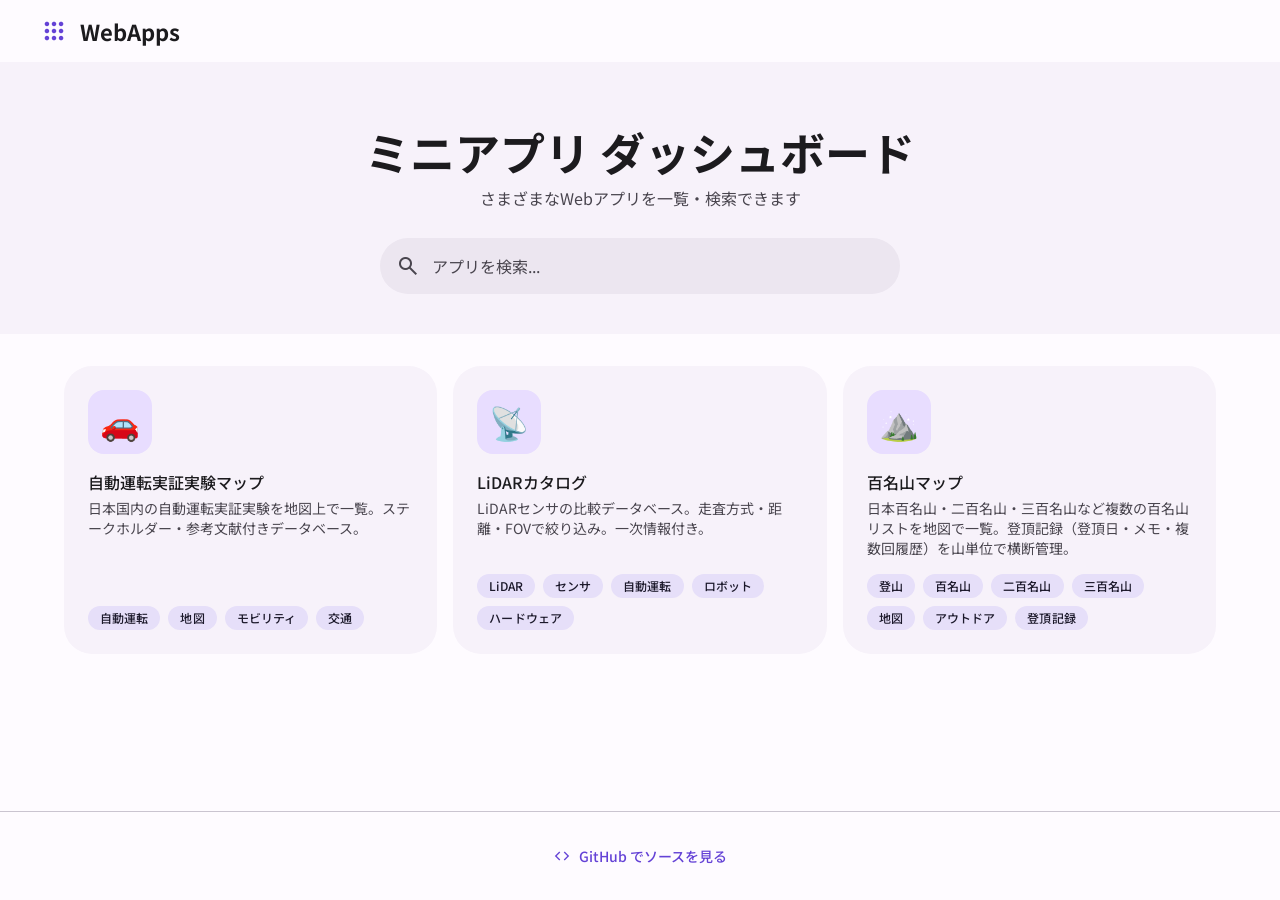
<file: index.html>
<!DOCTYPE html>
<html lang="ja">
  <head>
    <meta charset="UTF-8" />
    <meta name="viewport" content="width=device-width, initial-scale=1.0" />
    <meta name="color-scheme" content="light dark" />
    <title>WebApps - ミニアプリ ダッシュボード</title>
    <link rel="preconnect" href="https://fonts.googleapis.com" />
    <link rel="preconnect" href="https://fonts.gstatic.com" crossorigin />
    <link
      href="https://fonts.googleapis.com/css2?family=Noto+Sans+JP:wght@400;500;700&family=Material+Symbols+Outlined:opsz,wght,FILL,GRAD@24,400,0,0&display=swap"
      rel="stylesheet"
    />
    <!-- Google tag (gtag.js) -->
    <script async src="https://www.googletagmanager.com/gtag/js?id=G-XMQZP3GPCC"></script>
    <script>
      window.dataLayer = window.dataLayer || [];
      function gtag() {
        dataLayer.push(arguments);
      }
      gtag("js", new Date());
      gtag("config", "G-XMQZP3GPCC");
    </script>
    <link rel="stylesheet" href="css/style.css" />
  </head>
  <body>
    <header class="top-app-bar">
      <div class="top-app-bar__content">
        <span class="material-symbols-outlined top-app-bar__icon">apps</span>
        <h1 class="top-app-bar__title">WebApps</h1>
      </div>
    </header>

    <section class="hero">
      <h2 class="display-medium">ミニアプリ ダッシュボード</h2>
      <p class="body-large hero__subtitle">
        さまざまなWebアプリを一覧・検索できます
      </p>
      <div class="search-bar">
        <span class="material-symbols-outlined search-bar__icon">search</span>
        <input
          type="text"
          id="search"
          class="search-bar__input"
          placeholder="アプリを検索..."
          autocomplete="off"
        />
      </div>
    </section>

    <main>
      <div id="app-grid"></div>
    </main>

    <footer>
      <a
        href="https://github.com/HansRobo/webapps"
        class="footer__link"
        target="_blank"
        rel="noopener noreferrer"
      >
        <span class="material-symbols-outlined">code</span>
        GitHub でソースを見る
      </a>
    </footer>

    <noscript>
      <p style="text-align: center; padding: 2rem">
        このページの表示にはJavaScriptが必要です。
      </p>
    </noscript>

    <script src="js/app.js"></script>
  </body>
</html>
</file>
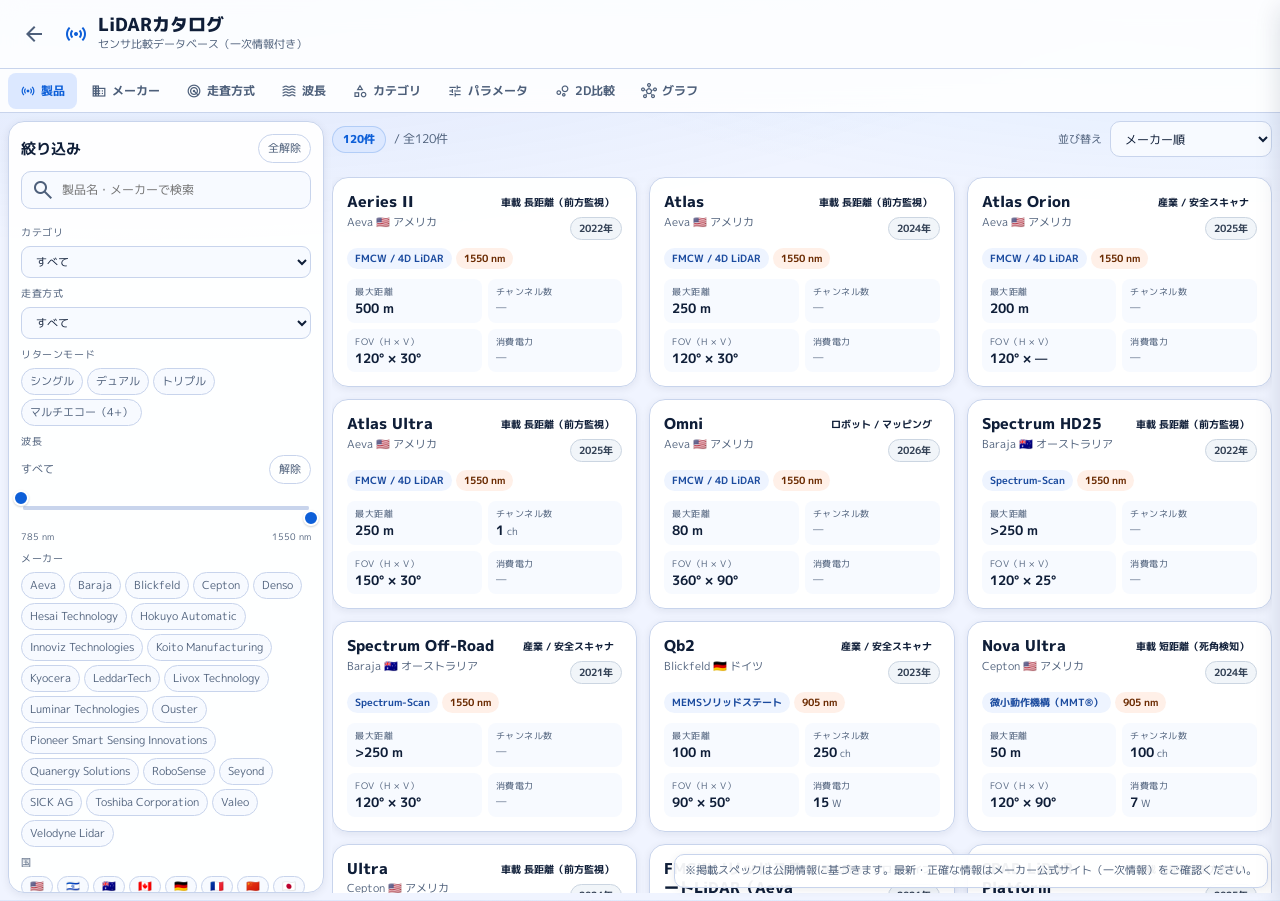
<file: apps/lidar-catalog/index.html>
<!DOCTYPE html>
<html lang="ja">
  <head>
    <meta charset="UTF-8" />
    <meta name="viewport" content="width=device-width, initial-scale=1.0" />
    <meta name="color-scheme" content="light dark" />
    <title>LiDARカタログ - センサ比較データベース</title>
    <link rel="preconnect" href="https://fonts.googleapis.com" />
    <link rel="preconnect" href="https://fonts.gstatic.com" crossorigin />
    <link
      href="https://fonts.googleapis.com/css2?family=M+PLUS+1p:wght@400;500;700;800&family=Material+Symbols+Outlined:opsz,wght,FILL,GRAD@24,400,0,0&display=swap"
      rel="stylesheet"
    />
    <!-- Google tag (gtag.js) -->
    <script async src="https://www.googletagmanager.com/gtag/js?id=G-XMQZP3GPCC"></script>
    <script>
      window.dataLayer = window.dataLayer || [];
      function gtag() { dataLayer.push(arguments); }
      gtag("js", new Date());
      gtag("config", "G-XMQZP3GPCC");
    </script>
    <link rel="stylesheet" href="style.css" />
  </head>
  <body>
    <header class="top-app-bar">
      <div class="top-app-bar__content">
        <a href="../../index.html" class="top-app-bar__back" aria-label="ダッシュボードへ戻る">
          <span class="material-symbols-outlined">arrow_back</span>
        </a>
        <span class="material-symbols-outlined top-app-bar__icon">sensors</span>
        <div class="top-app-bar__title-wrap">
          <h1 class="top-app-bar__title">LiDARカタログ</h1>
          <p class="top-app-bar__subtitle">センサ比較データベース（一次情報付き）</p>
        </div>
      </div>
      <nav class="main-nav" id="mainNav" aria-label="メインナビゲーション">
        <a href="#/products" class="nav-tab" data-view="products">
          <span class="material-symbols-outlined">sensors</span>
          <span class="nav-tab__label">製品</span>
        </a>
        <a href="#/manufacturers" class="nav-tab" data-view="manufacturers">
          <span class="material-symbols-outlined">business</span>
          <span class="nav-tab__label">メーカー</span>
        </a>
        <a href="#/scan-methods" class="nav-tab" data-view="scan-methods">
          <span class="material-symbols-outlined">radar</span>
          <span class="nav-tab__label">走査方式</span>
        </a>
        <a href="#/wavelengths" class="nav-tab" data-view="wavelengths">
          <span class="material-symbols-outlined">waves</span>
          <span class="nav-tab__label">波長</span>
        </a>
        <a href="#/categories" class="nav-tab" data-view="categories">
          <span class="material-symbols-outlined">category</span>
          <span class="nav-tab__label">カテゴリ</span>
        </a>
        <a href="#/parameters" class="nav-tab" data-view="parameters">
          <span class="material-symbols-outlined">tune</span>
          <span class="nav-tab__label">パラメータ</span>
        </a>
        <a href="#/compare" class="nav-tab" data-view="compare">
          <span class="material-symbols-outlined">bubble_chart</span>
          <span class="nav-tab__label">2D比較</span>
        </a>
        <a href="#/graph" class="nav-tab" data-view="graph">
          <span class="material-symbols-outlined">hub</span>
          <span class="nav-tab__label">グラフ</span>
        </a>
      </nav>
    </header>

    <!-- ビューコンテナ: ルーターが各ビューをここに描画 -->
    <div id="viewContainer"></div>

    <!-- ────────── モバイルドック ────────── -->
    <div class="mobile-dock" id="mobileDock">
      <button id="mobileShowFilters" type="button">
        <span class="material-symbols-outlined">tune</span>
        フィルタ
      </button>
      <button id="mobileShowCatalog" type="button" class="active">
        <span class="material-symbols-outlined">grid_view</span>
        一覧
      </button>
    </div>

    <p class="data-disclaimer" id="dataDisclaimer">
      ※掲載スペックは公開情報に基づきます。最新・正確な情報はメーカー公式サイト（一次情報）をご確認ください。
    </p>

    <!-- ────────── 詳細ドロワー ────────── -->
    <div class="detail-overlay" id="detailOverlay" role="dialog" aria-modal="true" aria-labelledby="detailTitle" hidden>
      <div class="detail-panel" id="detailPanel">
        <div class="detail-panel__header">
          <div class="detail-panel__title-area">
            <div class="detail-panel__badges" id="detailBadges"></div>
            <h2 class="detail-panel__title" id="detailTitle"></h2>
            <p class="detail-panel__subtitle" id="detailSubtitle"></p>
          </div>
          <button class="icon-button" id="closeDetail" aria-label="閉じる">
            <span class="material-symbols-outlined">close</span>
          </button>
        </div>
        <div class="detail-panel__body" id="detailBody"></div>
      </div>
    </div>

    <script src="schema.js"></script>
    <script src="data.js"></script>
    <script src="app.js"></script>
  </body>
</html>
</file>
<file: css/style.css>
/* ==========================================================================
   Material 3 Expressive — Design Tokens
   ========================================================================== */

:root {
  /* --- Color: Light Theme (M3 baseline purple) --- */
  --md-sys-color-primary: #6442d6;
  --md-sys-color-on-primary: #ffffff;
  --md-sys-color-primary-container: #e8ddff;
  --md-sys-color-on-primary-container: #1e0060;
  --md-sys-color-secondary: #605b71;
  --md-sys-color-on-secondary: #ffffff;
  --md-sys-color-secondary-container: #e6dff9;
  --md-sys-color-on-secondary-container: #1c192b;
  --md-sys-color-tertiary: #7d5260;
  --md-sys-color-on-tertiary: #ffffff;
  --md-sys-color-tertiary-container: #ffd9e3;
  --md-sys-color-on-tertiary-container: #31101d;
  --md-sys-color-error: #ba1a1a;
  --md-sys-color-on-error: #ffffff;
  --md-sys-color-error-container: #ffdad6;
  --md-sys-color-background: #fefbff;
  --md-sys-color-on-background: #1c1b1e;
  --md-sys-color-surface: #fefbff;
  --md-sys-color-on-surface: #1c1b1e;
  --md-sys-color-surface-variant: #e7e0ec;
  --md-sys-color-on-surface-variant: #49454e;
  --md-sys-color-outline: #7a757f;
  --md-sys-color-outline-variant: #cac4d0;
  --md-sys-color-surface-container-lowest: #ffffff;
  --md-sys-color-surface-container-low: #f7f2fa;
  --md-sys-color-surface-container: #f3edf7;
  --md-sys-color-surface-container-high: #ece6f0;
  --md-sys-color-surface-container-highest: #e6e0e9;
  --md-sys-color-inverse-surface: #313033;
  --md-sys-color-inverse-on-surface: #f4eff4;
  --md-sys-color-inverse-primary: #cfbcff;
  --md-sys-color-scrim: #000000;

  /* --- Shape --- */
  --md-sys-shape-corner-none: 0px;
  --md-sys-shape-corner-extra-small: 4px;
  --md-sys-shape-corner-small: 8px;
  --md-sys-shape-corner-medium: 12px;
  --md-sys-shape-corner-large: 16px;
  --md-sys-shape-corner-extra-large: 28px;
  --md-sys-shape-corner-full: 9999px;

  /* --- Elevation shadows --- */
  --md-sys-elevation-1: 0px 1px 2px 0px rgba(0, 0, 0, 0.3),
    0px 1px 3px 1px rgba(0, 0, 0, 0.15);
  --md-sys-elevation-2: 0px 1px 2px 0px rgba(0, 0, 0, 0.3),
    0px 2px 6px 2px rgba(0, 0, 0, 0.15);
  --md-sys-elevation-3: 0px 4px 8px 3px rgba(0, 0, 0, 0.15),
    0px 1px 3px 0px rgba(0, 0, 0, 0.3);

  /* --- Motion (M3 Expressive emphasized) --- */
  --md-sys-motion-easing-emphasized: cubic-bezier(0.2, 0, 0, 1);
  --md-sys-motion-easing-emphasized-decelerate: cubic-bezier(
    0.05,
    0.7,
    0.1,
    1
  );
  --md-sys-motion-easing-emphasized-accelerate: cubic-bezier(0.3, 0, 0.8, 0.15);
  --md-sys-motion-easing-standard: cubic-bezier(0.2, 0, 0, 1);
  --md-sys-motion-duration-short: 200ms;
  --md-sys-motion-duration-medium: 400ms;
  --md-sys-motion-duration-long: 600ms;

  /* --- State layer opacity --- */
  --md-sys-state-hover-opacity: 0.08;
  --md-sys-state-focus-opacity: 0.12;
  --md-sys-state-pressed-opacity: 0.12;
}

/* --- Color: Dark Theme --- */
@media (prefers-color-scheme: dark) {
  :root {
    --md-sys-color-primary: #cfbcff;
    --md-sys-color-on-primary: #381e72;
    --md-sys-color-primary-container: #4f378b;
    --md-sys-color-on-primary-container: #e8ddff;
    --md-sys-color-secondary: #ccc2dc;
    --md-sys-color-on-secondary: #332d41;
    --md-sys-color-secondary-container: #4a4458;
    --md-sys-color-on-secondary-container: #e6dff9;
    --md-sys-color-tertiary: #efb8c8;
    --md-sys-color-on-tertiary: #492532;
    --md-sys-color-tertiary-container: #633b48;
    --md-sys-color-on-tertiary-container: #ffd9e3;
    --md-sys-color-error: #ffb4ab;
    --md-sys-color-on-error: #690005;
    --md-sys-color-error-container: #93000a;
    --md-sys-color-background: #1c1b1e;
    --md-sys-color-on-background: #e6e1e5;
    --md-sys-color-surface: #1c1b1e;
    --md-sys-color-on-surface: #e6e1e5;
    --md-sys-color-surface-variant: #49454e;
    --md-sys-color-on-surface-variant: #cac4d0;
    --md-sys-color-outline: #948f99;
    --md-sys-color-outline-variant: #49454e;
    --md-sys-color-surface-container-lowest: #111113;
    --md-sys-color-surface-container-low: #1c1b1e;
    --md-sys-color-surface-container: #211f26;
    --md-sys-color-surface-container-high: #2b2930;
    --md-sys-color-surface-container-highest: #36343b;
    --md-sys-color-inverse-surface: #e6e1e5;
    --md-sys-color-inverse-on-surface: #313033;
    --md-sys-color-inverse-primary: #6750a4;
    --md-sys-color-scrim: #000000;

    --md-sys-elevation-1: 0px 1px 3px 1px rgba(0, 0, 0, 0.4),
      0px 1px 2px 0px rgba(0, 0, 0, 0.6);
    --md-sys-elevation-2: 0px 2px 6px 2px rgba(0, 0, 0, 0.4),
      0px 1px 2px 0px rgba(0, 0, 0, 0.6);
    --md-sys-elevation-3: 0px 4px 8px 3px rgba(0, 0, 0, 0.4),
      0px 1px 3px 0px rgba(0, 0, 0, 0.6);
  }
}

/* ==========================================================================
   Base & Typography (M3 type scale)
   ========================================================================== */

*,
*::before,
*::after {
  margin: 0;
  padding: 0;
  box-sizing: border-box;
}

body {
  font-family: "Noto Sans JP", "Roboto", sans-serif;
  background: var(--md-sys-color-background);
  color: var(--md-sys-color-on-background);
  line-height: 1.6;
  min-height: 100vh;
  display: flex;
  flex-direction: column;
  -webkit-font-smoothing: antialiased;
}

.display-medium {
  font-size: 45px;
  line-height: 52px;
  font-weight: 700;
  letter-spacing: 0;
}

.body-large {
  font-size: 16px;
  line-height: 24px;
  font-weight: 400;
  letter-spacing: 0;
}

/* ==========================================================================
   Top App Bar
   ========================================================================== */

.top-app-bar {
  background: var(--md-sys-color-surface);
  color: var(--md-sys-color-on-surface);
  padding: 16px 24px;
  position: sticky;
  top: 0;
  z-index: 10;
  transition: box-shadow var(--md-sys-motion-duration-short)
    var(--md-sys-motion-easing-standard);
}

.top-app-bar.scrolled {
  background: var(--md-sys-color-surface-container);
  box-shadow: var(--md-sys-elevation-2);
}

.top-app-bar__content {
  max-width: 1200px;
  margin: 0 auto;
  display: flex;
  align-items: center;
  gap: 12px;
}

.top-app-bar__icon {
  font-size: 28px;
  color: var(--md-sys-color-primary);
}

.top-app-bar__title {
  font-size: 22px;
  line-height: 30px;
  font-weight: 700;
  letter-spacing: 0;
}

/* ==========================================================================
   Hero Section
   ========================================================================== */

.hero {
  text-align: center;
  padding: 64px 24px 40px;
  background: var(--md-sys-color-surface-container-low);
}

.hero .display-medium {
  color: var(--md-sys-color-on-surface);
}

.hero__subtitle {
  color: var(--md-sys-color-on-surface-variant);
  margin-top: 8px;
}

@media (max-width: 600px) {
  .hero {
    padding: 40px 16px 32px;
  }

  .hero .display-medium {
    font-size: 28px;
    line-height: 36px;
  }
}

/* ==========================================================================
   Search Bar (M3 Expressive)
   ========================================================================== */

.search-bar {
  max-width: 520px;
  margin: 28px auto 0;
  position: relative;
  display: flex;
  align-items: center;
}

.search-bar__icon {
  position: absolute;
  left: 16px;
  font-size: 24px;
  color: var(--md-sys-color-on-surface-variant);
  pointer-events: none;
}

.search-bar__input {
  width: 100%;
  padding: 16px 16px 16px 52px;
  border: none;
  border-radius: var(--md-sys-shape-corner-extra-large);
  font-size: 16px;
  font-family: inherit;
  background: var(--md-sys-color-surface-container-high);
  color: var(--md-sys-color-on-surface);
  outline: none;
  transition: background var(--md-sys-motion-duration-short)
      var(--md-sys-motion-easing-standard),
    box-shadow var(--md-sys-motion-duration-short)
      var(--md-sys-motion-easing-standard);
}

.search-bar__input::placeholder {
  color: var(--md-sys-color-on-surface-variant);
}

.search-bar__input:focus {
  background: var(--md-sys-color-surface-container-highest);
  box-shadow: var(--md-sys-elevation-1);
}

/* ==========================================================================
   Main Content
   ========================================================================== */

main {
  flex: 1;
  max-width: 1200px;
  width: 100%;
  margin: 0 auto;
  padding: 32px 24px 48px;
}

@media (max-width: 600px) {
  main {
    padding: 24px 16px 40px;
  }
}

/* ==========================================================================
   App Card Grid
   ========================================================================== */

#app-grid {
  display: grid;
  grid-template-columns: repeat(auto-fill, minmax(300px, 1fr));
  gap: 16px;
}

@media (max-width: 360px) {
  #app-grid {
    grid-template-columns: 1fr;
  }
}

/* ==========================================================================
   App Card (M3 Expressive — Filled Card)
   ========================================================================== */

.app-card {
  display: flex;
  flex-direction: column;
  background: var(--md-sys-color-surface-container-low);
  border-radius: var(--md-sys-shape-corner-extra-large);
  padding: 24px;
  text-decoration: none;
  color: var(--md-sys-color-on-surface);
  position: relative;
  overflow: hidden;
  transition: transform var(--md-sys-motion-duration-medium)
      var(--md-sys-motion-easing-emphasized),
    box-shadow var(--md-sys-motion-duration-medium)
      var(--md-sys-motion-easing-emphasized),
    background var(--md-sys-motion-duration-short)
      var(--md-sys-motion-easing-standard);
  animation: card-enter var(--md-sys-motion-duration-medium)
    var(--md-sys-motion-easing-emphasized-decelerate) both;
}

.app-card::before {
  content: "";
  position: absolute;
  inset: 0;
  border-radius: inherit;
  background: var(--md-sys-color-on-surface);
  opacity: 0;
  transition: opacity var(--md-sys-motion-duration-short)
    var(--md-sys-motion-easing-standard);
  pointer-events: none;
}

.app-card:hover::before {
  opacity: var(--md-sys-state-hover-opacity);
}

.app-card:active::before {
  opacity: var(--md-sys-state-pressed-opacity);
}

.app-card:hover {
  box-shadow: var(--md-sys-elevation-2);
  transform: translateY(-2px);
}

.app-card:active {
  transform: scale(0.98);
}

.app-card__icon-container {
  width: 64px;
  height: 64px;
  border-radius: var(--md-sys-shape-corner-large);
  background: var(--md-sys-color-primary-container);
  display: flex;
  align-items: center;
  justify-content: center;
  font-size: 32px;
  margin-bottom: 16px;
  transition: border-radius var(--md-sys-motion-duration-medium)
    var(--md-sys-motion-easing-emphasized);
}

.app-card:hover .app-card__icon-container {
  border-radius: var(--md-sys-shape-corner-extra-large);
}

.app-card__name {
  font-size: 16px;
  font-weight: 500;
  line-height: 24px;
  color: var(--md-sys-color-on-surface);
}

.app-card__description {
  font-size: 14px;
  line-height: 20px;
  color: var(--md-sys-color-on-surface-variant);
  margin-top: 4px;
  flex: 1;
}

.app-card__tags {
  display: flex;
  flex-wrap: wrap;
  gap: 8px;
  margin-top: 16px;
}

.app-card__tag {
  font-size: 12px;
  line-height: 16px;
  font-weight: 500;
  padding: 4px 12px;
  border-radius: var(--md-sys-shape-corner-full);
  background: var(--md-sys-color-secondary-container);
  color: var(--md-sys-color-on-secondary-container);
  letter-spacing: 0.1px;
}

/* ==========================================================================
   Empty State
   ========================================================================== */

.empty-state {
  text-align: center;
  padding: 80px 24px;
  color: var(--md-sys-color-on-surface-variant);
  grid-column: 1 / -1;
}

.empty-state__icon {
  width: 88px;
  height: 88px;
  border-radius: var(--md-sys-shape-corner-extra-large);
  background: var(--md-sys-color-surface-container-high);
  display: flex;
  align-items: center;
  justify-content: center;
  margin: 0 auto 24px;
  font-size: 40px;
}

.empty-state__title {
  font-size: 22px;
  line-height: 28px;
  font-weight: 700;
  color: var(--md-sys-color-on-surface);
  margin-bottom: 8px;
}

.empty-state__body {
  font-size: 14px;
  line-height: 20px;
  max-width: 360px;
  margin: 0 auto;
}

/* ==========================================================================
   Footer
   ========================================================================== */

footer {
  text-align: center;
  padding: 24px;
  border-top: 1px solid var(--md-sys-color-outline-variant);
}

.footer__link {
  display: inline-flex;
  align-items: center;
  gap: 8px;
  font-size: 14px;
  line-height: 20px;
  font-weight: 500;
  color: var(--md-sys-color-primary);
  text-decoration: none;
  padding: 10px 24px;
  border-radius: var(--md-sys-shape-corner-full);
  transition: background var(--md-sys-motion-duration-short)
    var(--md-sys-motion-easing-standard);
}

.footer__link:hover {
  background: color-mix(
    in srgb,
    var(--md-sys-color-primary) calc(var(--md-sys-state-hover-opacity) * 100%),
    transparent
  );
}

.footer__link .material-symbols-outlined {
  font-size: 18px;
}

@keyframes card-enter {
  from {
    opacity: 0;
    transform: translateY(16px);
  }
  to {
    opacity: 1;
    transform: translateY(0);
  }
}
</file>
<file: apps/lidar-catalog/style.css>
/* LiDARカタログ スタイルシート */

:root {
  --bg: #f0f4ff;
  --bg-strong: #e5ecff;
  --surface: #ffffff;
  --surface-soft: #f7faff;
  --surface-border: #c8d4ec;
  --text-main: #0f1e38;
  --text-sub: #4d5f7a;
  --accent: #0d5fd8;
  --accent-soft: #dce8ff;
  --scan-bg: #eef4ff;
  --scan-fg: #1a4a9e;
  --cat-auto-long-bg: #d4edff;
  --cat-auto-long-fg: #0a3d6e;
  --cat-auto-short-bg: #e0f0ff;
  --cat-auto-short-fg: #1a4d7a;
  --cat-industrial-bg: #e8f0fe;
  --cat-industrial-fg: #2a3d6a;
  --cat-robotics-bg: #d8f5e8;
  --cat-robotics-fg: #0a3d1e;
  --cat-research-bg: #fff8d4;
  --cat-research-fg: #4a3500;
  --cat-software-bg: #f0e8ff;
  --cat-software-fg: #3a1a6a;
  --discontinued-bg: #f0f0f4;
  --discontinued-fg: #5a6070;
  --wave-1550-bg: #fff0e8;
  --wave-1550-fg: #6a2a00;
  --shadow-low: 0 2px 8px rgba(15, 30, 56, 0.08);
  --shadow-mid: 0 8px 24px rgba(15, 30, 56, 0.14);
  --topbar-height: 68px;
  --nav-height: 44px;
  --header-total: calc(var(--topbar-height) + var(--nav-height));
  --left-panel-width: 340px;
}

@media (prefers-color-scheme: dark) {
  :root {
    --bg: #0e1522;
    --bg-strong: #162035;
    --surface: #172030;
    --surface-soft: #1c2840;
    --surface-border: #2f4262;
    --text-main: #e8f0ff;
    --text-sub: #b0c2de;
    --accent: #8ab4ff;
    --accent-soft: #1e3560;
    --scan-bg: #1e2a4a;
    --scan-fg: #8ab4ff;
    --cat-auto-long-bg: #153050;
    --cat-auto-long-fg: #90caff;
    --cat-auto-short-bg: #152840;
    --cat-auto-short-fg: #80bcff;
    --cat-industrial-bg: #1a2240;
    --cat-industrial-fg: #90a8ff;
    --cat-robotics-bg: #0f2f20;
    --cat-robotics-fg: #80e8b0;
    --cat-research-bg: #3a3010;
    --cat-research-fg: #ffe080;
    --cat-software-bg: #2a1840;
    --cat-software-fg: #c090ff;
    --discontinued-bg: #252835;
    --discontinued-fg: #8090a8;
    --wave-1550-bg: #3a2010;
    --wave-1550-fg: #ffb070;
  }
}

*, *::before, *::after { box-sizing: border-box; }

html, body { margin: 0; height: 100%; }

body {
  font-family: "M PLUS 1p", sans-serif;
  color: var(--text-main);
  background:
    radial-gradient(1100px 380px at 10% -15%, color-mix(in srgb, var(--accent) 14%, transparent), transparent),
    radial-gradient(800px 280px at 95% -8%, color-mix(in srgb, #24a1ff 10%, transparent), transparent),
    var(--bg);
  overflow: hidden;
}

/* ── トップバー ── */
.top-app-bar {
  height: var(--topbar-height);
  position: sticky;
  top: 0;
  z-index: 30;
  border-bottom: 1px solid var(--surface-border);
  background: color-mix(in srgb, var(--surface) 88%, transparent);
  backdrop-filter: blur(12px);
}

.top-app-bar__content {
  height: 100%;
  display: flex;
  align-items: center;
  gap: 10px;
  padding: 0 14px;
}

.top-app-bar__back {
  width: 40px; height: 40px;
  border-radius: 999px;
  display: grid; place-items: center;
  color: var(--text-sub);
  text-decoration: none;
}

.top-app-bar__back:hover {
  background: color-mix(in srgb, var(--text-main) 8%, transparent);
}

.top-app-bar__icon { color: var(--accent); }

.top-app-bar__title-wrap { min-width: 0; }

.top-app-bar__title {
  margin: 0;
  font-size: 18px;
  font-weight: 800;
  line-height: 1.1;
}

.top-app-bar__subtitle {
  margin: 2px 0 0;
  font-size: 11px;
  color: var(--text-sub);
}

/* ── ナビゲーションタブ ── */
.top-app-bar {
  display: flex;
  flex-direction: column;
  height: auto;
}

.top-app-bar__content {
  height: var(--topbar-height);
  flex-shrink: 0;
}

.main-nav {
  display: flex;
  align-items: center;
  height: var(--nav-height);
  border-top: 1px solid var(--surface-border);
  overflow-x: auto;
  scrollbar-width: none;
  padding: 0 8px;
  gap: 2px;
  flex-shrink: 0;
}

.main-nav::-webkit-scrollbar { display: none; }

.nav-tab {
  display: inline-flex;
  align-items: center;
  gap: 5px;
  padding: 0 12px;
  height: 36px;
  border-radius: 8px;
  text-decoration: none;
  color: var(--text-sub);
  font-size: 12px;
  font-weight: 700;
  white-space: nowrap;
  transition: background 120ms, color 120ms;
  flex-shrink: 0;
}

.nav-tab .material-symbols-outlined { font-size: 16px; }

.nav-tab:hover {
  background: color-mix(in srgb, var(--text-main) 7%, transparent);
  color: var(--text-main);
}

.nav-tab.active {
  background: var(--accent-soft);
  color: var(--accent);
}

/* ── レイアウト ── */
.app-layout {
  height: calc(100dvh - var(--header-total));
  display: grid;
  grid-template-columns: minmax(244px, 316px) minmax(0, 1fr);
  gap: 8px;
  padding: 8px;
}

/* ── コントロールパネル ── */
.control-panel {
  background: color-mix(in srgb, var(--surface) 96%, transparent);
  border: 1px solid var(--surface-border);
  border-radius: 16px;
  display: flex;
  flex-direction: column;
  min-height: 0;
  box-shadow: var(--shadow-low);
}

.panel-header {
  padding: 12px 12px 8px;
  display: flex;
  align-items: center;
  justify-content: space-between;
  gap: 10px;
  flex-shrink: 0;
}

.panel-header h2 {
  margin: 0;
  font-size: 15px;
  font-weight: 700;
}

.panel-scroll {
  overflow-y: auto;
  padding-bottom: 12px;
  flex: 1;
  min-height: 0;
}

/* ── 検索ボックス ── */
.quick-search {
  margin: 0 12px 8px;
  height: 38px;
  display: grid;
  grid-template-columns: 22px 1fr;
  align-items: center;
  gap: 7px;
  border: 1px solid var(--surface-border);
  border-radius: 10px;
  padding: 0 9px;
  background: var(--surface-soft);
  color: var(--text-sub);
  flex-shrink: 0;
}

.quick-search input {
  border: none; outline: none;
  background: transparent;
  color: var(--text-main);
  font: inherit;
  font-size: 12px;
}

/* ── フィルタブロック ── */
.filter-block { padding: 8px 12px 0; }

.filter-block__title {
  font-size: 10px;
  color: var(--text-sub);
  text-transform: uppercase;
  letter-spacing: 0.6px;
  margin-bottom: 6px;
}

.filter-block--checkbox { padding-top: 12px; }

.checkbox-label {
  display: inline-flex;
  align-items: center;
  gap: 8px;
  font-size: 13px;
  color: var(--text-sub);
  cursor: pointer;
}

.checkbox-label input[type="checkbox"] {
  width: 16px; height: 16px;
  accent-color: var(--accent);
  cursor: pointer;
}

.chip-group, .active-filters {
  display: flex;
  flex-wrap: wrap;
  gap: 4px;
}

.chip-button {
  font: inherit;
  font-size: 12px;
  border-radius: 999px;
  border: 1px solid var(--surface-border);
  background: var(--surface-soft);
  color: var(--text-sub);
  padding: 5px 10px;
  cursor: pointer;
  display: inline-flex;
  align-items: center;
  gap: 5px;
  transition: background 120ms, border-color 120ms, color 120ms;
}

.chip-button.active {
  background: var(--accent-soft);
  color: var(--accent);
  border-color: color-mix(in srgb, var(--accent) 45%, var(--surface-border));
}

.ghost-button {
  font: inherit;
  border: 1px solid var(--surface-border);
  border-radius: 999px;
  padding: 6px 10px;
  background: transparent;
  color: var(--text-sub);
  cursor: pointer;
  font-size: 12px;
}

.ghost-button:hover { border-color: var(--accent); color: var(--accent); }

.filter-select {
  font: inherit;
  font-size: 12px;
  border: 1px solid var(--surface-border);
  border-radius: 10px;
  background: var(--surface-soft);
  color: var(--text-main);
  height: 36px;
  padding: 0 10px;
  outline: none;
}

.filter-select:focus { border-color: var(--accent); }

.control-panel .chip-button {
  font-size: 11px;
  padding: 4px 8px;
  gap: 4px;
}

.country-flag-btn {
  font-size: 18px;
  padding: 2px 4px;
  line-height: 1;
}

.control-panel .ghost-button {
  font-size: 11px;
  padding: 5px 9px;
}

.control-panel .filter-select--facet {
  width: 100%;
  font-size: 11px;
  height: 32px;
  border-radius: 9px;
}

.range-control {
  display: flex;
  flex-direction: column;
  gap: 6px;
}

.range-control__head {
  display: flex;
  align-items: center;
  justify-content: space-between;
  gap: 8px;
  font-size: 11px;
  color: var(--text-sub);
}

.range-control__slider-shell {
  position: relative;
  height: 36px;
}

.range-control__slider-shell::before {
  content: "";
  position: absolute;
  left: 2px;
  right: 2px;
  top: 50%;
  height: 4px;
  transform: translateY(-50%);
  border-radius: 999px;
  background: color-mix(in srgb, var(--surface-border) 88%, transparent);
}

.range-control__track,
.range-control__fill {
  position: absolute;
  top: 50%;
  height: 4px;
  transform: translateY(-50%);
  border-radius: 999px;
}

.range-control__track {
  left: 2px;
  right: 2px;
  background: color-mix(in srgb, var(--surface-border) 88%, transparent);
}

.range-control__fill {
  background: color-mix(in srgb, var(--accent) 40%, transparent);
}

.range-thumb {
  position: absolute;
  top: 50%;
  width: 16px;
  height: 16px;
  border-radius: 50%;
  border: 2px solid var(--surface);
  background: var(--accent);
  box-shadow: 0 1px 2px rgba(15, 30, 56, 0.2);
  transform: translate(-50%, calc(-50% + var(--thumb-offset, 0px)));
  z-index: 2;
  cursor: grab;
}

.range-thumb:active {
  cursor: grabbing;
}

.range-thumb--min {
  --thumb-offset: -10px;
}

.range-thumb--max {
  --thumb-offset: 10px;
}

.range-thumb:focus-visible {
  outline: 2px solid color-mix(in srgb, var(--accent) 55%, white);
  outline-offset: 2px;
}

.range-control__scale {
  display: flex;
  justify-content: space-between;
  gap: 8px;
  font-size: 9px;
  line-height: 1.2;
  color: var(--text-sub);
}

.range-control__scale span {
  white-space: nowrap;
}

.filter-builder__toolbar {
  display: flex;
  justify-content: flex-start;
  margin-bottom: 6px;
}

.filter-builder {
  display: flex;
  flex-direction: column;
  gap: 6px;
}

.filter-builder__empty {
  margin-top: 6px;
  font-size: 11px;
  color: var(--text-sub);
  line-height: 1.5;
  border: 1px dashed var(--surface-border);
  border-radius: 10px;
  padding: 8px 10px;
  background: var(--surface-soft);
}

.filter-rule {
  border: 1px solid var(--surface-border);
  border-radius: 12px;
  background: var(--surface-soft);
  padding: 8px;
}

.filter-rule__row {
  display: grid;
  grid-template-columns: minmax(0, 1.1fr) minmax(0, 0.85fr) minmax(0, 1fr) auto;
  gap: 6px;
  align-items: center;
}

.filter-rule__row .filter-select {
  width: 100%;
  min-width: 0;
}

.filter-rule__value--static {
  min-height: 32px;
  display: flex;
  align-items: center;
  padding: 0 10px;
  font-size: 11px;
  color: var(--text-sub);
  border: 1px dashed var(--surface-border);
  border-radius: 9px;
  background: color-mix(in srgb, var(--surface) 60%, transparent);
}

.filter-rule__number {
  display: flex;
  align-items: center;
  gap: 4px;
  min-width: 0;
}

.filter-rule__unit {
  font-size: 10px;
  color: var(--text-sub);
  flex-shrink: 0;
}

.filter-rule__remove {
  white-space: nowrap;
}

@media (max-width: 960px) {
  .filter-rule__row {
    grid-template-columns: minmax(0, 1fr) minmax(0, 1fr);
  }

  .filter-rule__remove {
    grid-column: 1 / -1;
    justify-self: start;
  }
}

/* ── カタログメインエリア ── */
.catalog-stage {
  display: flex;
  flex-direction: column;
  min-height: 0;
  gap: 10px;
}

.catalog-header {
  display: flex;
  align-items: center;
  justify-content: space-between;
  gap: 12px;
  flex-shrink: 0;
}

.catalog-stats {
  display: flex;
  align-items: center;
  gap: 8px;
}

.catalog-stats__total {
  font-size: 12px;
  color: var(--text-sub);
}

.sort-row {
  display: flex;
  align-items: center;
  gap: 8px;
}

.sort-row label {
  font-size: 11px;
  color: var(--text-sub);
  white-space: nowrap;
}

.count-pill {
  font-size: 11px;
  font-weight: 700;
  border-radius: 999px;
  padding: 4px 10px;
  background: var(--accent-soft);
  color: var(--accent);
}

.active-filters { flex-shrink: 0; }

.active-filter-chip {
  font: inherit;
  font-size: 12px;
  border-radius: 999px;
  border: 1px solid color-mix(in srgb, var(--accent) 26%, var(--surface-border));
  background: var(--surface-soft);
  color: var(--text-main);
  padding: 5px 10px;
  cursor: pointer;
  display: inline-flex;
  align-items: center;
  gap: 5px;
}

.empty-hint {
  font-size: 12px;
  color: var(--text-sub);
  padding: 12px 14px;
  border-radius: 10px;
  border: 1px dashed var(--surface-border);
}

/* ── LiDARカードグリッド ── */
.lidar-grid {
  display: grid;
  grid-template-columns: repeat(auto-fill, minmax(280px, 1fr));
  gap: 12px;
  overflow-y: auto;
  padding-bottom: 16px;
  align-content: start;
}

.lidar-card {
  background: color-mix(in srgb, var(--surface) 97%, transparent);
  border: 1px solid var(--surface-border);
  border-radius: 16px;
  padding: 14px;
  cursor: pointer;
  transition: background 160ms, border-color 160ms, transform 160ms, box-shadow 160ms;
  box-shadow: var(--shadow-low);
}

.lidar-card:hover {
  background: color-mix(in srgb, var(--accent) 5%, var(--surface));
  border-color: color-mix(in srgb, var(--accent) 40%, var(--surface-border));
  transform: translateY(-2px);
  box-shadow: var(--shadow-mid);
}

.lidar-card.active {
  background: color-mix(in srgb, var(--accent) 9%, var(--surface));
  border-color: color-mix(in srgb, var(--accent) 60%, var(--surface-border));
  transform: translateY(-2px);
  box-shadow: var(--shadow-mid);
}

.lidar-card.discontinued { opacity: 0.7; }

.lidar-card__header {
  display: flex;
  justify-content: space-between;
  align-items: flex-start;
  gap: 8px;
  margin-bottom: 8px;
}

.lidar-card__name {
  font-size: 15px;
  font-weight: 800;
  line-height: 1.3;
}

.lidar-card__manufacturer {
  font-size: 11px;
  color: var(--text-sub);
  margin-top: 2px;
}

.lidar-card__badges {
  display: flex;
  flex-direction: column;
  align-items: flex-end;
  gap: 4px;
  flex-shrink: 0;
}

.lidar-card__specs {
  display: grid;
  grid-template-columns: 1fr 1fr;
  gap: 6px;
  margin-top: 10px;
}

.spec-item {
  background: var(--surface-soft);
  border-radius: 8px;
  padding: 6px 8px;
}

.spec-item__label {
  font-size: 9px;
  color: var(--text-sub);
  text-transform: uppercase;
  letter-spacing: 0.5px;
  margin-bottom: 2px;
}

.spec-item__value {
  font-size: 13px;
  font-weight: 700;
  color: var(--text-main);
  line-height: 1.2;
}

.spec-item__unit {
  font-size: 10px;
  font-weight: 400;
  color: var(--text-sub);
}

.spec-item--na .spec-item__value {
  color: var(--text-sub);
  font-weight: 400;
  font-size: 11px;
}

/* ── バッジ ── */
.badge {
  display: inline-flex;
  align-items: center;
  font-size: 10px;
  font-weight: 700;
  border-radius: 999px;
  padding: 3px 8px;
  white-space: nowrap;
}

.badge--cat-auto-long  { background: var(--cat-auto-long-bg);  color: var(--cat-auto-long-fg);  }
.badge--cat-auto-short { background: var(--cat-auto-short-bg); color: var(--cat-auto-short-fg); }
.badge--cat-industrial { background: var(--cat-industrial-bg); color: var(--cat-industrial-fg); }
.badge--cat-robotics   { background: var(--cat-robotics-bg);   color: var(--cat-robotics-fg);   }
.badge--cat-research   { background: var(--cat-research-bg);   color: var(--cat-research-fg);   }
.badge--cat-software   { background: var(--cat-software-bg);   color: var(--cat-software-fg);   }

.badge--scan {
  background: var(--scan-bg);
  color: var(--scan-fg);
}

.badge--wave-1550 {
  background: var(--wave-1550-bg);
  color: var(--wave-1550-fg);
}

.badge--discontinued {
  background: var(--discontinued-bg);
  color: var(--discontinued-fg);
}

.badge--return {
  background: color-mix(in srgb, #0ea5e9 14%, var(--surface-soft, #f8fafc));
  color: #0369a1;
  border: 1px solid color-mix(in srgb, #0ea5e9 25%, transparent);
}

[data-theme="dark"] .badge--return {
  background: color-mix(in srgb, #38bdf8 15%, #0f172a);
  color: #38bdf8;
  border-color: color-mix(in srgb, #38bdf8 25%, transparent);
}

.badge--year {
  background: #f1f5f9;
  color: #334155;
  border: 1px solid #cbd5e1;
  font-weight: 600;
  font-feature-settings: "tnum";
}

[data-theme="dark"] .badge--year {
  background: #1e293b;
  color: #94a3b8;
  border-color: #334155;
}

/* ── 詳細ドロワー ── */
.detail-overlay {
  position: fixed;
  inset: 0;
  z-index: 80;
  display: flex;
  justify-content: flex-end;
  pointer-events: none;
}

.detail-overlay:not([hidden]) { pointer-events: auto; }

.detail-overlay::before {
  content: "";
  position: absolute;
  inset: 0;
  background: rgba(0, 0, 0, 0.38);
  opacity: 0;
  transition: opacity 250ms ease;
}

.detail-overlay:not([hidden])::before { opacity: 1; }

.detail-panel {
  position: relative;
  width: min(600px, 100vw);
  height: 100%;
  background: var(--surface);
  transform: translateX(100%);
  transition: transform 250ms ease;
  display: flex;
  flex-direction: column;
  box-shadow: var(--shadow-mid);
}

.detail-overlay:not([hidden]) .detail-panel { transform: translateX(0); }

.detail-panel__header {
  display: flex;
  justify-content: space-between;
  gap: 10px;
  padding: 18px 20px 14px;
  border-bottom: 1px solid var(--surface-border);
  flex-shrink: 0;
}

.detail-panel__badges {
  display: flex;
  flex-wrap: wrap;
  gap: 5px;
  margin-bottom: 8px;
}

.detail-panel__title {
  margin: 0;
  font-size: 20px;
  font-weight: 800;
  line-height: 1.3;
}

.detail-panel__subtitle {
  margin: 4px 0 0;
  color: var(--text-sub);
  font-size: 12px;
}

.icon-button {
  width: 36px; height: 36px;
  border-radius: 999px;
  border: none;
  background: transparent;
  color: var(--text-sub);
  cursor: pointer;
  flex-shrink: 0;
  display: grid; place-items: center;
}

.icon-button:hover { background: color-mix(in srgb, var(--text-main) 9%, transparent); }

.detail-panel__body {
  overflow-y: auto;
  padding: 18px 20px;
  display: flex;
  flex-direction: column;
  gap: 20px;
}

/* 詳細セクション */
.detail-section { display: flex; flex-direction: column; gap: 10px; }

.detail-section__title {
  font-size: 11px;
  color: var(--accent);
  font-weight: 700;
  letter-spacing: 0.6px;
  text-transform: uppercase;
  display: inline-flex;
  align-items: center;
  gap: 5px;
}

.detail-section__title .material-symbols-outlined { font-size: 15px; }

/* スペックテーブル */
.specs-table {
  width: 100%;
  border-collapse: collapse;
  font-size: 13px;
}

.specs-table tr:not(:last-child) td {
  border-bottom: 1px solid var(--surface-border);
}

.specs-table td { padding: 7px 6px; vertical-align: top; }

.specs-table td:first-child {
  width: 45%;
  color: var(--text-sub);
  font-size: 12px;
  font-weight: 700;
}

.specs-table td:last-child { font-size: 13px; }

.spec-na { color: var(--text-sub); font-style: italic; font-size: 12px; }

.spec-note { font-size: 11px; color: var(--text-sub); display: block; margin-top: 1px; }

/* ref上付き文字 */
.ref-sup {
  display: inline-flex;
  gap: 2px;
  margin-left: 2px;
  font-size: 10px;
}

.ref-sup a {
  border-radius: 4px;
  text-decoration: none;
  padding: 1px 3px;
  color: var(--accent);
  background: var(--accent-soft);
}

/* 参考文献リスト */
.references-list {
  list-style: none;
  margin: 0; padding: 0;
  display: flex;
  flex-direction: column;
  gap: 8px;
}

.reference-item {
  display: grid;
  grid-template-columns: 22px 1fr;
  gap: 7px;
  padding: 9px 10px;
  border-radius: 10px;
  border-left: 3px solid var(--accent);
  background: var(--surface-soft);
}

.reference-item__num {
  text-align: center;
  font-size: 11px;
  color: var(--accent);
  font-weight: 700;
  padding-top: 1px;
}

.reference-item__title {
  font-size: 13px;
  color: var(--accent);
  text-decoration: none;
  word-break: break-all;
  line-height: 1.4;
}

.reference-item__title:hover { text-decoration: underline; }

.reference-item__meta {
  margin-top: 3px;
  font-size: 11px;
  color: var(--text-sub);
  display: flex;
  flex-wrap: wrap;
  gap: 6px;
}

.src-type-badge {
  font-size: 10px;
  font-weight: 700;
  border-radius: 4px;
  padding: 1px 5px;
  background: color-mix(in srgb, var(--accent) 14%, transparent);
  color: var(--accent);
}

/* ── 廃番・注意情報 ── */
.discontinued-notice {
  padding: 8px 12px;
  border-radius: 10px;
  background: var(--discontinued-bg);
  color: var(--discontinued-fg);
  font-size: 12px;
  border: 1px solid color-mix(in srgb, var(--discontinued-fg) 20%, transparent);
}

/* ── エンティティビュー共通 ── */
.entity-view {
  height: calc(100dvh - var(--header-total));
  display: flex;
  flex-direction: column;
  padding: 16px;
  gap: 14px;
  overflow: hidden;
}

.entity-view__header {
  display: flex;
  align-items: center;
  justify-content: space-between;
  gap: 12px;
  flex-shrink: 0;
}

.entity-view__header h2 {
  margin: 0;
  font-size: 18px;
  font-weight: 800;
}

.entity-grid {
  display: grid;
  grid-template-columns: repeat(auto-fill, minmax(260px, 1fr));
  gap: 12px;
  overflow-y: auto;
  align-content: start;
  padding-bottom: 16px;
}

.entity-card {
  background: color-mix(in srgb, var(--surface) 97%, transparent);
  border: 1px solid var(--surface-border);
  border-radius: 16px;
  padding: 16px;
  cursor: pointer;
  text-decoration: none;
  color: inherit;
  display: flex;
  flex-direction: column;
  gap: 8px;
  transition: background 160ms, border-color 160ms, transform 160ms, box-shadow 160ms;
  box-shadow: var(--shadow-low);
}

.entity-card:hover {
  background: color-mix(in srgb, var(--accent) 5%, var(--surface));
  border-color: color-mix(in srgb, var(--accent) 40%, var(--surface-border));
  transform: translateY(-2px);
  box-shadow: var(--shadow-mid);
}

.entity-card__icon {
  width: 40px; height: 40px;
  border-radius: 12px;
  background: var(--accent-soft);
  display: grid;
  place-items: center;
  color: var(--accent);
  flex-shrink: 0;
}

.entity-card__icon .material-symbols-outlined { font-size: 20px; }

.entity-card__top {
  display: flex;
  align-items: flex-start;
  gap: 10px;
}

.entity-card__name {
  font-size: 14px;
  font-weight: 800;
  line-height: 1.3;
}

.entity-card__name-sub {
  font-size: 11px;
  color: var(--text-sub);
  margin-top: 1px;
}

.entity-card__country {
  font-size: 20px;
  line-height: 1;
}

.entity-card__desc {
  font-size: 12px;
  color: var(--text-sub);
  line-height: 1.55;
  display: -webkit-box;
  -webkit-line-clamp: 3;
  -webkit-box-orient: vertical;
  overflow: hidden;
}

.entity-card__stats {
  display: flex;
  gap: 8px;
  flex-wrap: wrap;
  margin-top: auto;
}

.entity-card__stat {
  font-size: 11px;
  font-weight: 700;
  padding: 3px 8px;
  border-radius: 999px;
  background: var(--surface-soft);
  color: var(--text-sub);
  border: 1px solid var(--surface-border);
}

.entity-card__stat strong {
  color: var(--accent);
}

.entity-card__pros {
  font-size: 11px;
  color: var(--text-sub);
  display: flex;
  flex-direction: column;
  gap: 2px;
}

.entity-card__pros span::before {
  content: "✓ ";
  color: var(--cat-robotics-fg);
  font-weight: 700;
}

.count-pill {
  display: inline-flex;
  align-items: center;
  gap: 4px;
  padding: 4px 10px;
  border-radius: 999px;
  font-size: 11px;
  font-weight: 800;
  color: var(--accent);
  background: var(--accent-soft);
  border: 1px solid color-mix(in srgb, var(--accent) 20%, transparent);
}

/* ── エンティティ詳細ページ ── */
.entity-detail {
  height: calc(100dvh - var(--header-total));
  display: flex;
  flex-direction: column;
  overflow: hidden;
}

.entity-detail__back {
  display: inline-flex;
  align-items: center;
  gap: 6px;
  padding: 10px 16px;
  font-size: 13px;
  font-weight: 700;
  color: var(--accent);
  text-decoration: none;
  flex-shrink: 0;
  border-bottom: 1px solid var(--surface-border);
}

.entity-detail__back:hover { text-decoration: underline; }
.entity-detail__back .material-symbols-outlined { font-size: 18px; }

.entity-detail__body {
  overflow-y: auto;
  padding: 20px;
  display: flex;
  flex-direction: column;
  gap: 24px;
}

.entity-detail__hero {
  display: flex;
  align-items: flex-start;
  gap: 16px;
}

.entity-detail__hero-icon {
  width: 56px; height: 56px;
  border-radius: 16px;
  background: var(--accent-soft);
  display: grid;
  place-items: center;
  color: var(--accent);
  flex-shrink: 0;
}

.entity-detail__hero-icon .material-symbols-outlined { font-size: 28px; }

.entity-detail__hero-title {
  margin: 0;
  font-size: 22px;
  font-weight: 800;
  line-height: 1.2;
}

.entity-detail__hero-sub {
  margin: 4px 0 0;
  font-size: 13px;
  color: var(--text-sub);
}

.entity-detail__section {
  display: flex;
  flex-direction: column;
  gap: 12px;
}

.entity-detail__section-title {
  font-size: 11px;
  color: var(--accent);
  font-weight: 700;
  letter-spacing: 0.6px;
  text-transform: uppercase;
  display: inline-flex;
  align-items: center;
  gap: 5px;
}

.entity-detail__section-title .material-symbols-outlined { font-size: 15px; }

.entity-detail__desc {
  font-size: 14px;
  line-height: 1.7;
  color: var(--text-main);
}

.pros-cons {
  display: grid;
  grid-template-columns: 1fr 1fr;
  gap: 12px;
}

.pros-cons__col {
  border-radius: 12px;
  padding: 12px;
  display: flex;
  flex-direction: column;
  gap: 6px;
}

.pros-cons__col--pros {
  background: color-mix(in srgb, var(--cat-robotics-bg) 60%, transparent);
  border: 1px solid color-mix(in srgb, var(--cat-robotics-fg) 20%, transparent);
}

.pros-cons__col--cons {
  background: color-mix(in srgb, var(--wave-1550-bg) 50%, transparent);
  border: 1px solid color-mix(in srgb, var(--wave-1550-fg) 20%, transparent);
}

.pros-cons__label {
  font-size: 10px;
  font-weight: 700;
  text-transform: uppercase;
  letter-spacing: 0.5px;
  margin-bottom: 4px;
}

.pros-cons__col--pros .pros-cons__label { color: var(--cat-robotics-fg); }
.pros-cons__col--cons .pros-cons__label { color: var(--wave-1550-fg); }

.pros-cons__item {
  font-size: 12px;
  color: var(--text-main);
  line-height: 1.45;
  padding-left: 14px;
  position: relative;
}

.pros-cons__item::before {
  content: "•";
  position: absolute;
  left: 4px;
  color: var(--text-sub);
}

.entity-link {
  color: var(--accent);
  text-decoration: none;
  font-weight: 700;
}

.entity-link:hover { text-decoration: underline; }

.related-chips {
  display: flex;
  flex-wrap: wrap;
  gap: 6px;
}

.entity-view__section {
  display: flex;
  flex-direction: column;
  gap: 10px;
}

.entity-view__section-head {
  display: flex;
  align-items: flex-start;
  justify-content: space-between;
  gap: 10px;
}

.entity-view__section-title-wrap {
  display: flex;
  flex-direction: column;
  gap: 3px;
}

.entity-view__section-title {
  font-size: 11px;
  color: var(--accent);
  font-weight: 700;
  letter-spacing: 0.6px;
  text-transform: uppercase;
  display: inline-flex;
  align-items: center;
  gap: 5px;
}

.entity-view__section-title .material-symbols-outlined {
  font-size: 15px;
}

.entity-view__section-sub {
  margin: 0;
  font-size: 12px;
  line-height: 1.6;
  color: var(--text-sub);
}

.parameter-group-block {
  padding-bottom: 6px;
}

.parameter-grid {
  grid-template-columns: repeat(auto-fill, minmax(240px, 1fr));
}

.parameter-card__icon {
  background: color-mix(in srgb, var(--accent) 12%, var(--surface-soft));
}

.parameter-card .entity-card__desc {
  min-height: 3.1em;
}

.parameter-list-page .entity-detail__body,
.parameter-detail .entity-detail__body {
  gap: 20px;
}

.parameter-intro {
  display: flex;
  flex-direction: column;
  gap: 10px;
}

.parameter-facet-hint {
  display: inline-flex;
  flex-wrap: wrap;
  gap: 8px;
  align-items: center;
  color: var(--text-sub);
  font-size: 12px;
}

.parameter-facet-hint span {
  font-size: 10px;
  font-weight: 800;
  text-transform: uppercase;
  letter-spacing: 0.6px;
  color: var(--accent);
}

.parameter-detail__summary {
  display: grid;
  grid-template-columns: minmax(0, 1.5fr) minmax(260px, 0.9fr);
  gap: 12px;
}

.parameter-detail__summary-text,
.parameter-detail__summary-note {
  padding: 14px 16px;
  border-radius: 14px;
  border: 1px solid var(--surface-border);
  background: color-mix(in srgb, var(--surface) 94%, transparent);
}

.parameter-detail__summary-note {
  display: flex;
  flex-direction: column;
  gap: 6px;
  color: var(--text-sub);
  font-size: 12px;
  line-height: 1.6;
}

.parameter-detail__summary-note strong {
  color: var(--text-main);
  font-size: 11px;
  text-transform: uppercase;
  letter-spacing: 0.6px;
}

.parameter-detail__chips {
  display: flex;
  flex-wrap: wrap;
  gap: 6px;
  margin-top: 10px;
}

.parameter-facet-switcher {
  display: flex;
  flex-wrap: wrap;
  gap: 8px;
}

.parameter-facet-switcher__btn {
  border: 1px solid var(--surface-border);
  background: var(--surface-soft);
  color: var(--text-sub);
  border-radius: 999px;
  padding: 7px 12px;
  font: inherit;
  font-size: 12px;
  font-weight: 700;
  cursor: pointer;
}

.parameter-facet-switcher__btn.active {
  background: var(--accent-soft);
  color: var(--accent);
  border-color: color-mix(in srgb, var(--accent) 28%, var(--surface-border));
}

.parameter-chart {
  display: flex;
  flex-direction: column;
  gap: 12px;
  padding: 14px;
  border-radius: 16px;
  border: 1px solid var(--surface-border);
  background: color-mix(in srgb, var(--surface) 96%, transparent);
}

.parameter-dotplot__plot {
  position: relative;
  overflow: hidden;
  border-radius: 14px;
  border: 1px solid var(--surface-border);
  background:
    linear-gradient(to bottom, color-mix(in srgb, var(--surface-soft) 76%, transparent), transparent),
    var(--surface-soft);
}

.parameter-dotplot__baseline {
  position: absolute;
  left: 12px;
  right: 12px;
  bottom: 18px;
  height: 1px;
  background: color-mix(in srgb, var(--surface-border) 80%, transparent);
}

.parameter-dotplot__dot {
  position: absolute;
  width: 10px;
  height: 10px;
  border-radius: 999px;
  transform: translateX(-50%);
  background: var(--dot-color);
  border: 2px solid color-mix(in srgb, var(--surface) 88%, transparent);
  box-shadow: 0 2px 6px rgba(15, 30, 56, 0.15);
}

.parameter-dotplot__axis {
  display: flex;
  justify-content: space-between;
  align-items: center;
  gap: 12px;
  font-size: 11px;
  color: var(--text-sub);
}

.parameter-dotplot__axis-label {
  white-space: nowrap;
  overflow: hidden;
  text-overflow: ellipsis;
}

.parameter-dotplot__axis-label--single {
  width: 100%;
  text-align: center;
}

.parameter-chart__bars {
  display: grid;
  grid-template-columns: repeat(auto-fit, minmax(58px, 1fr));
  align-items: end;
  gap: 8px;
  min-height: 220px;
}

.parameter-chart__bar-wrap {
  display: flex;
  flex-direction: column;
  align-items: stretch;
  gap: 6px;
}

.parameter-chart__bar {
  min-height: 42px;
  border-radius: 12px;
  background: var(--surface-soft);
  border: 1px solid var(--surface-border);
  overflow: hidden;
  display: flex;
  align-items: stretch;
}

.parameter-chart__stack {
  width: 100%;
  display: flex;
  flex-direction: column-reverse;
}

.parameter-chart__segment {
  min-height: 2px;
}

.parameter-chart__bar-label {
  font-size: 11px;
  line-height: 1.35;
  color: var(--text-sub);
  text-align: center;
  overflow: hidden;
  display: -webkit-box;
  -webkit-line-clamp: 2;
  -webkit-box-orient: vertical;
}

.parameter-chart__bar-label--text {
  -webkit-line-clamp: 3;
}

.parameter-chart__bar-count {
  text-align: center;
  font-size: 11px;
  font-weight: 800;
  color: var(--text-main);
}

.parameter-chart__axis {
  font-size: 11px;
  color: var(--text-sub);
}

.parameter-chart__legend {
  display: flex;
  flex-wrap: wrap;
  gap: 8px;
}

.parameter-chart__legend-item {
  display: inline-flex;
  align-items: center;
  gap: 6px;
  padding: 5px 8px;
  border-radius: 999px;
  border: 1px solid var(--surface-border);
  background: var(--surface-soft);
  font-size: 11px;
  color: var(--text-sub);
}

.parameter-chart__legend-item strong {
  color: var(--text-main);
}

.parameter-chart__legend-dot {
  width: 10px;
  height: 10px;
  border-radius: 999px;
  flex-shrink: 0;
}

.parameter-summary-grid {
  display: grid;
  grid-template-columns: repeat(auto-fit, minmax(140px, 1fr));
  gap: 10px;
}

.parameter-summary-card {
  padding: 12px 14px;
  border-radius: 14px;
  border: 1px solid var(--surface-border);
  background: var(--surface-soft);
  display: flex;
  flex-direction: column;
  gap: 6px;
}

.parameter-summary-card span {
  font-size: 10px;
  font-weight: 800;
  letter-spacing: 0.6px;
  text-transform: uppercase;
  color: var(--text-sub);
}

.parameter-summary-card strong {
  font-size: 14px;
  color: var(--text-main);
}

.parameter-summary-card--wide {
  grid-column: span 2;
}

.parameter-empty {
  padding: 14px 16px;
  border-radius: 14px;
  border: 1px dashed var(--surface-border);
  color: var(--text-sub);
  background: color-mix(in srgb, var(--surface) 94%, transparent);
  font-size: 13px;
}

.spec-link {
  color: var(--accent);
  text-decoration: none;
  font-weight: 700;
}

.spec-link:hover {
  text-decoration: underline;
}

/* 分布バーチャート */
.distribution-bar-list {
  display: flex;
  flex-direction: column;
  gap: 8px;
}

.distribution-bar-item {
  display: grid;
  grid-template-columns: 120px 1fr 32px;
  align-items: center;
  gap: 8px;
  font-size: 12px;
}

.distribution-bar-item__label {
  color: var(--text-sub);
  text-align: right;
  white-space: nowrap;
  overflow: hidden;
  text-overflow: ellipsis;
}

.distribution-bar-item__bar-wrap {
  height: 8px;
  background: var(--surface-soft);
  border-radius: 999px;
  overflow: hidden;
}

.distribution-bar-item__bar {
  height: 100%;
  background: var(--accent);
  border-radius: 999px;
  transition: width 400ms ease;
  min-width: 2px;
}

.distribution-bar-item__count {
  font-weight: 700;
  color: var(--text-main);
  text-align: right;
}

/* ── 2D比較ビュー ── */
.compare-view {
  height: calc(100dvh - var(--header-total));
  display: flex;
  flex-direction: column;
  overflow: hidden;
}

.compare-controls {
  display: flex;
  align-items: center;
  gap: 12px;
  padding: 10px 16px;
  border-bottom: 1px solid var(--surface-border);
  flex-shrink: 0;
  flex-wrap: wrap;
}

.compare-control-group {
  display: flex;
  align-items: center;
  gap: 6px;
  font-size: 12px;
}

.compare-control-group label {
  color: var(--text-sub);
  font-weight: 700;
  white-space: nowrap;
}

.compare-canvas-wrap {
  flex: 1;
  position: relative;
  overflow: hidden;
  min-height: 0;
}

.compare-canvas-wrap canvas {
  width: 100%;
  height: 100%;
  display: block;
}

.compare-tooltip {
  position: absolute;
  pointer-events: none;
  background: var(--surface);
  border: 1px solid var(--surface-border);
  border-radius: 10px;
  padding: 8px 12px;
  font-size: 12px;
  box-shadow: var(--shadow-mid);
  max-width: 200px;
  z-index: 20;
  opacity: 0;
  transition: opacity 100ms;
}

.compare-tooltip.visible { opacity: 1; }

.compare-tooltip__name {
  font-weight: 800;
  font-size: 13px;
  margin-bottom: 4px;
}

.compare-tooltip__mfr {
  color: var(--text-sub);
  margin-bottom: 4px;
}

.compare-tooltip__vals {
  display: flex;
  flex-direction: column;
  gap: 2px;
}

.compare-legend {
  display: flex;
  flex-wrap: wrap;
  gap: 8px;
  padding: 8px 16px;
  border-top: 1px solid var(--surface-border);
  flex-shrink: 0;
  font-size: 11px;
}

.compare-legend-item {
  display: flex;
  align-items: center;
  gap: 5px;
}

.compare-legend-item__dot {
  width: 10px; height: 10px;
  border-radius: 50%;
  flex-shrink: 0;
}

/* ── グラフビュー ── */
.graph-view {
  height: calc(100dvh - var(--header-total));
  display: flex;
  overflow: hidden;
}

.graph-canvas-wrap {
  flex: 1;
  position: relative;
  overflow: hidden;
  min-width: 0;
}

.graph-canvas-wrap canvas {
  width: 100%;
  height: 100%;
  display: block;
  cursor: grab;
}

.graph-canvas-wrap canvas:active { cursor: grabbing; }

.graph-controls {
  width: 220px;
  flex-shrink: 0;
  border-left: 1px solid var(--surface-border);
  background: color-mix(in srgb, var(--surface) 96%, transparent);
  display: flex;
  flex-direction: column;
  overflow-y: auto;
  padding: 14px;
  gap: 16px;
}

.graph-controls__title {
  font-size: 11px;
  font-weight: 700;
  color: var(--text-sub);
  text-transform: uppercase;
  letter-spacing: 0.6px;
}

.graph-controls__group {
  display: flex;
  flex-direction: column;
  gap: 8px;
}

.graph-control-label {
  display: flex;
  align-items: center;
  gap: 8px;
  font-size: 12px;
  color: var(--text-main);
  cursor: pointer;
}

.graph-control-label input[type="checkbox"] {
  width: 14px; height: 14px;
  accent-color: var(--accent);
}

.graph-control-label input[type="range"] {
  flex: 1;
  accent-color: var(--accent);
}

.graph-legend {
  display: flex;
  flex-direction: column;
  gap: 6px;
}

.graph-legend-item {
  display: flex;
  align-items: center;
  gap: 8px;
  font-size: 12px;
}

.graph-legend-dot {
  width: 12px; height: 12px;
  border-radius: 50%;
  flex-shrink: 0;
}

.graph-hint {
  font-size: 11px;
  color: var(--text-sub);
  line-height: 1.5;
}

.graph-controls__reset-btn {
  font: inherit;
  font-size: 12px;
  border: 1px solid var(--surface-border);
  border-radius: 8px;
  background: transparent;
  color: var(--text-sub);
  padding: 6px 10px;
  cursor: pointer;
  text-align: center;
}

.graph-controls__reset-btn:hover { color: var(--accent); border-color: var(--accent); }

/* ── フッター注記 ── */
.data-disclaimer {
  position: fixed;
  right: 12px;
  bottom: 12px;
  z-index: 56;
  margin: 0;
  max-width: min(600px, calc(100vw - 24px));
  padding: 8px 10px;
  border-radius: 10px;
  border: 1px solid var(--surface-border);
  background: color-mix(in srgb, var(--surface) 94%, transparent);
  color: var(--text-sub);
  font-size: 11px;
  line-height: 1.45;
  box-shadow: var(--shadow-low);
}

/* ── モバイルドック ── */
.mobile-dock { display: none; }

/* ── レスポンシブ ── */
@media (max-width: 900px) {
  .app-layout {
    display: block;
    height: calc(100dvh - var(--header-total));
    padding: 0;
  }

  .entity-view,
  .entity-detail,
  .compare-view,
  .graph-view {
    height: calc(100dvh - var(--header-total));
  }

  .parameter-detail__summary {
    grid-template-columns: 1fr;
  }

  .parameter-summary-card--wide {
    grid-column: span 1;
  }

  .graph-view {
    flex-direction: column;
  }

  .graph-controls {
    width: 100%;
    border-left: none;
    border-top: 1px solid var(--surface-border);
    max-height: 200px;
    flex-direction: row;
    flex-wrap: wrap;
    padding: 10px 14px;
    gap: 10px;
  }

  .graph-controls__group { flex-direction: row; flex-wrap: wrap; }

  .catalog-stage {
    height: 100%;
    padding: 10px;
    overflow: hidden;
  }

  .control-panel {
    position: fixed;
    left: 0; right: 0; bottom: 0;
    height: min(74dvh, 680px);
    border-radius: 20px 20px 0 0;
    border-bottom: none;
    transform: translateY(calc(100% - 64px));
    transition: transform 230ms ease;
    z-index: 45;
  }

  body.mobile-panel-filters .control-panel { transform: translateY(0); }

  .mobile-dock {
    position: fixed;
    left: 10px; right: 10px; bottom: 10px;
    z-index: 55;
    display: grid;
    grid-template-columns: 1fr 1fr;
    gap: 6px;
    padding: 6px;
    border-radius: 14px;
    border: 1px solid var(--surface-border);
    background: color-mix(in srgb, var(--surface) 95%, transparent);
    box-shadow: var(--shadow-low);
  }

  .mobile-dock button {
    border: none;
    border-radius: 10px;
    height: 40px;
    font: inherit;
    font-size: 12px;
    background: transparent;
    color: var(--text-sub);
    display: inline-flex;
    align-items: center;
    justify-content: center;
    gap: 4px;
  }

  .mobile-dock button.active {
    background: var(--accent-soft);
    color: var(--accent);
  }

  .data-disclaimer {
    left: 10px; right: 10px;
    bottom: 68px;
    max-width: none;
    font-size: 10px;
  }

  .pros-cons { grid-template-columns: 1fr; }
}

@media (max-width: 520px) {
  .lidar-grid { grid-template-columns: 1fr; }
  .entity-grid { grid-template-columns: 1fr; }

  .detail-panel { width: 100vw; }

  .detail-panel__header,
  .detail-panel__body { padding-left: 14px; padding-right: 14px; }

  .nav-tab__label { display: none; }
  .nav-tab { padding: 0 10px; }

  .parameter-chart__bars {
    min-height: 180px;
  }
}
</file>
